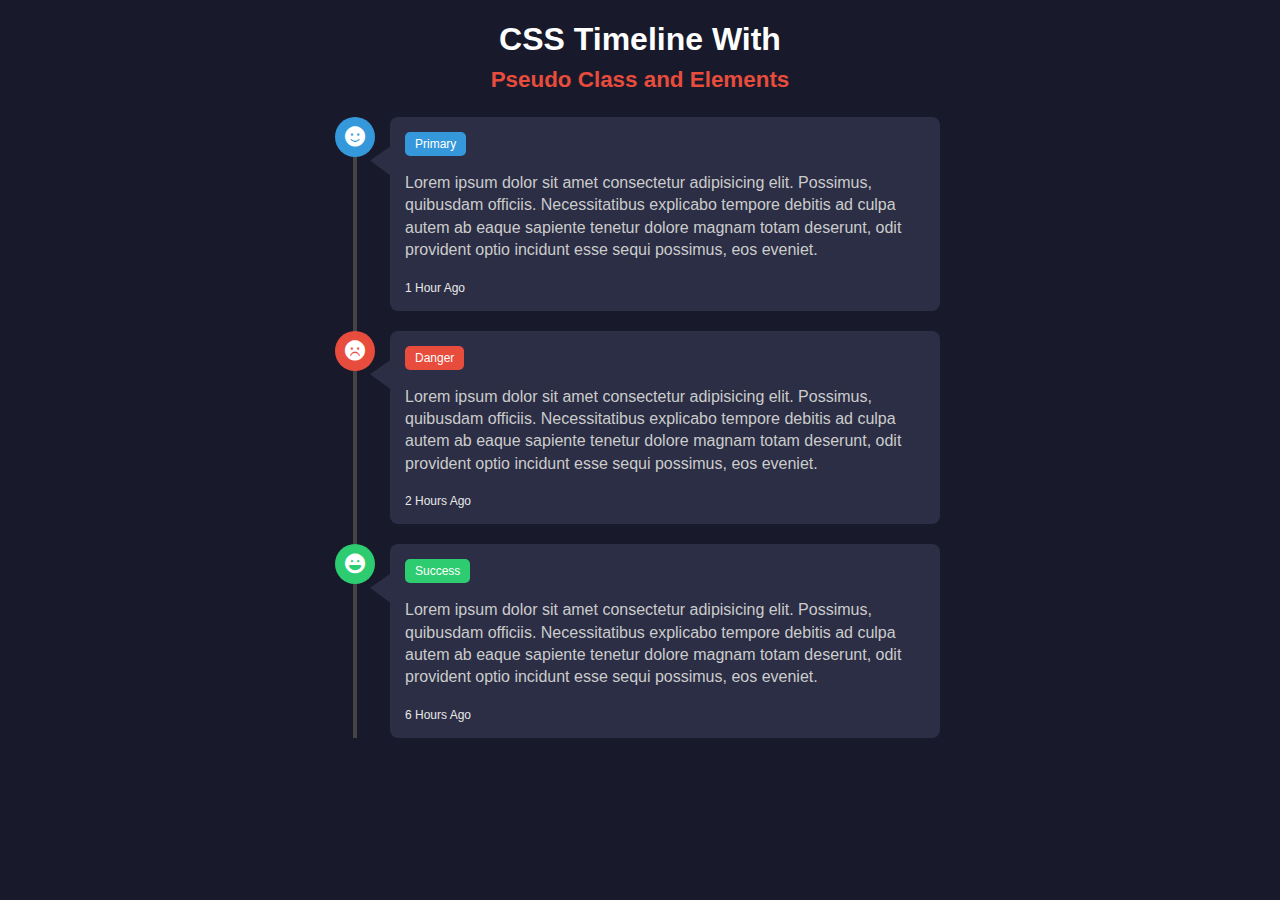
<file: 06-HTML-CSS-PSEUDO-CE/index.html>
<!DOCTYPE html>
<html lang="en">
<head>
    <meta charset="UTF-8">
    <meta name="viewport" content="width=device-width, initial-scale=1.0">
    <title>CSS Timeline</title>
    <link rel="stylesheet" href="./style.css">
    <link rel="stylesheet" href="https://cdnjs.cloudflare.com/ajax/libs/font-awesome/6.4.2/css/all.min.css">

</head>
<body>
       <div class="heading">

            <h1>CSS Timeline With <br>  <span>Pseudo Class and Elements     </span></h1>
        </div>
    <div class="timeline">
     

        <div class="timeline-item primary">
            <div class="timeline-badge"><i class="fas fa-smile"></i></div>
            <div class="timeline-content">
                <span class="tag">Primary</span>
                <p>Lorem ipsum dolor sit amet consectetur adipisicing elit. Possimus, quibusdam officiis. Necessitatibus explicabo tempore debitis ad culpa autem ab eaque sapiente tenetur dolore magnam totam deserunt, odit provident optio incidunt esse sequi possimus, eos eveniet.</p>
                <small>1 Hour Ago</small>
            </div>
        </div>
        <div class="timeline-item danger">
            <div class="timeline-badge"><i class="fas fa-frown"></i></div>
            <div class="timeline-content">
                <span class="tag">Danger</span>
                <p>Lorem ipsum dolor sit amet consectetur adipisicing elit. Possimus, quibusdam officiis. Necessitatibus explicabo tempore debitis ad culpa autem ab eaque sapiente tenetur dolore magnam totam deserunt, odit provident optio incidunt esse sequi possimus, eos eveniet.</p>
                <small>2 Hours Ago</small>
            </div>
        </div>
        <div class="timeline-item success">
            <div class="timeline-badge"><i class="fas fa-laugh"></i></div>
            <div class="timeline-content">
                <span class="tag">Success</span>
                <p>Lorem ipsum dolor sit amet consectetur adipisicing elit. Possimus, quibusdam officiis. Necessitatibus explicabo tempore debitis ad culpa autem ab eaque sapiente tenetur dolore magnam totam deserunt, odit provident optio incidunt esse sequi possimus, eos eveniet.</p>
                <small>6 Hours Ago</small>
            </div>
        </div>
    </div>
</body>
</html>
</file>
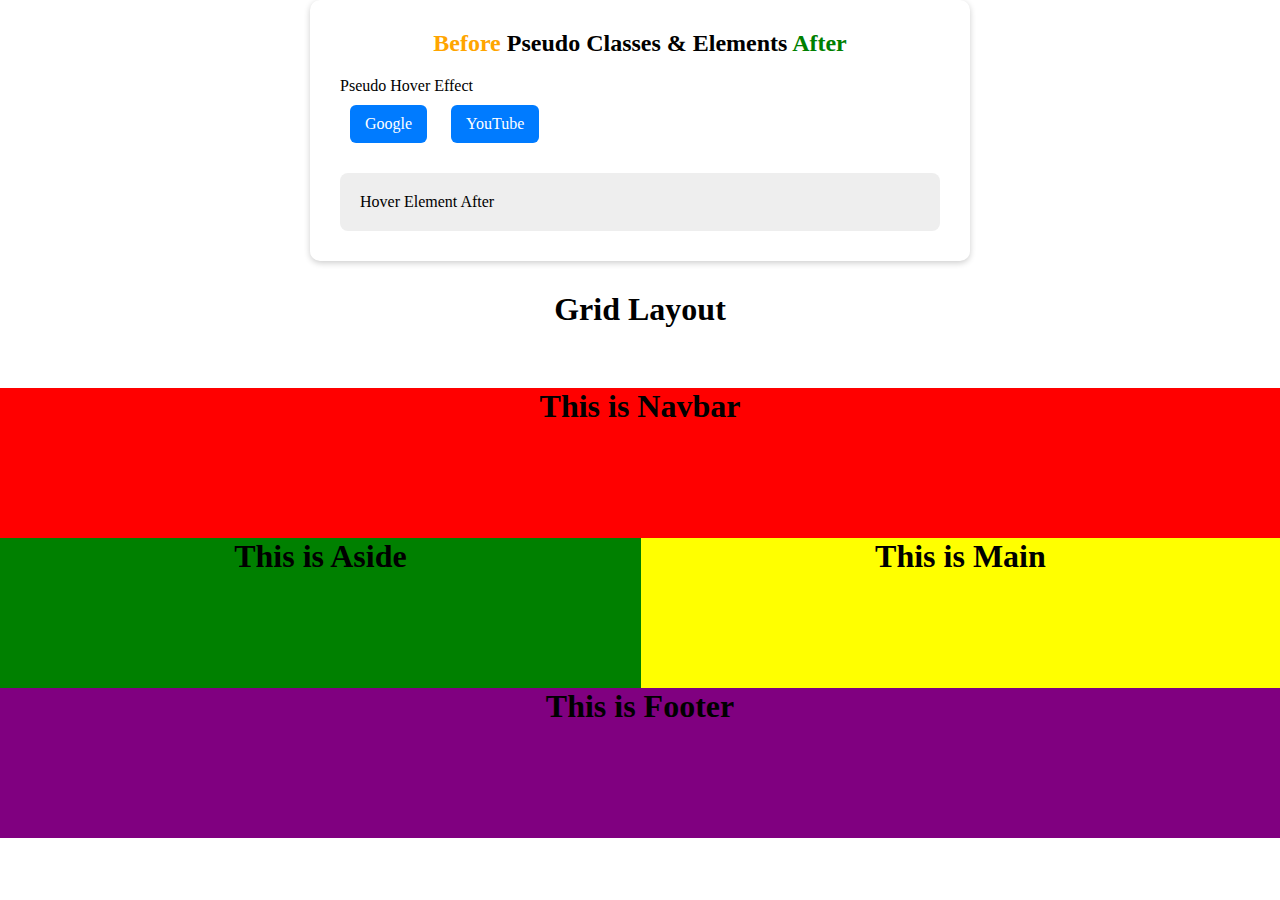
<file: GRID/index.html>
<!DOCTYPE html>
<html lang="en">
<head>
    <meta charset="UTF-8">
    <meta name="viewport" content="width=device-width, initial-scale=1.0">
    <title>Grid</title>

<style>


*{
    margin: 0;
    padding: 0;
}



#pseudo {
      padding: 30px;
      background: #fff;
      border-radius: 10px;
      box-shadow: 0 2px 6px rgba(0,0,0,0.2);
      max-width: 600px;
      margin: auto;
    }

    h2 {
      text-align: center;
      margin-bottom: 20px;
      position: relative;
    }

    /* ::before & ::after demo */
    h2::before {
      content: " Before ";
      color: orange;
    }
    h2::after {
      content: " After ";
      color: green;
    }

    /* link pseudo classes */
    a {
      display: inline-block;
      margin: 10px;
      padding: 10px 15px;
      text-decoration: none;
      border-radius: 6px;
      transition: 0.3s;
    }

    a:link {
      color: white;
      background: #007bff;
    }

    a:visited {
      background: purple;
      color: white;
    }

    a:hover {
      background: #0056b3;
      transform: scale(1.05);
    }

    a:active {
      background: red;
      color: yellow;
    }

    /* hover effect box */
    .hover-box {
      margin-top: 20px;
      padding: 20px;
      background: #eee;
      border-radius: 8px;
      transition: background 0.3s, transform 0.3s;
    }

    .hover-box:hover {
      background: #d1e7dd;
      transform: translateY(-5px);
    }


.hover-box::after {
    content: "After";
}


h1 {
    text-align: center;
}
#grid-container {


padding: 30px 0;

    display: grid;
    grid-template-areas:   
          "navbar navbar"
        "aside main"
        "footer footer";
    ;

    

    


}

.navbar {
grid-area: navbar;
min-height: 150px;

background-color: red;

}

.aside {
    
    grid-area: aside;
    min-height: 150px;
background-color: green;
}

.main {
    
    grid-area: main;
    min-height: 150px;
background-color: yellow;
}

.footer {
    
    grid-area: footer;
    min-height: 150px;

background-color: purple;

}

</style>

</head>
<body>
    

  <section id="pseudo">
    <h2>Pseudo Classes & Elements</h2>

    <p>  Pseudo Hover Effect    </p>
    <a href="https://google.com" target="_blank">Google</a>
    <a href="https://youtube.com" target="_blank">YouTube</a>

    <div class="hover-box">
      Hover Element 
    </div>
  </section>


<h1  style="padding: 30px 0;">Grid Layout</h1>

    <section id="grid-container">

<div class="navbar">  <h1>This is Navbar</h1> </div>

<div class="aside"><h1>This is Aside</h1></div>

<div class="main"> <h1>This is Main</h1> </div>

<div class="footer"> <h1>This is Footer</h1> </div>




    </section>


</body>
</html>
</file>
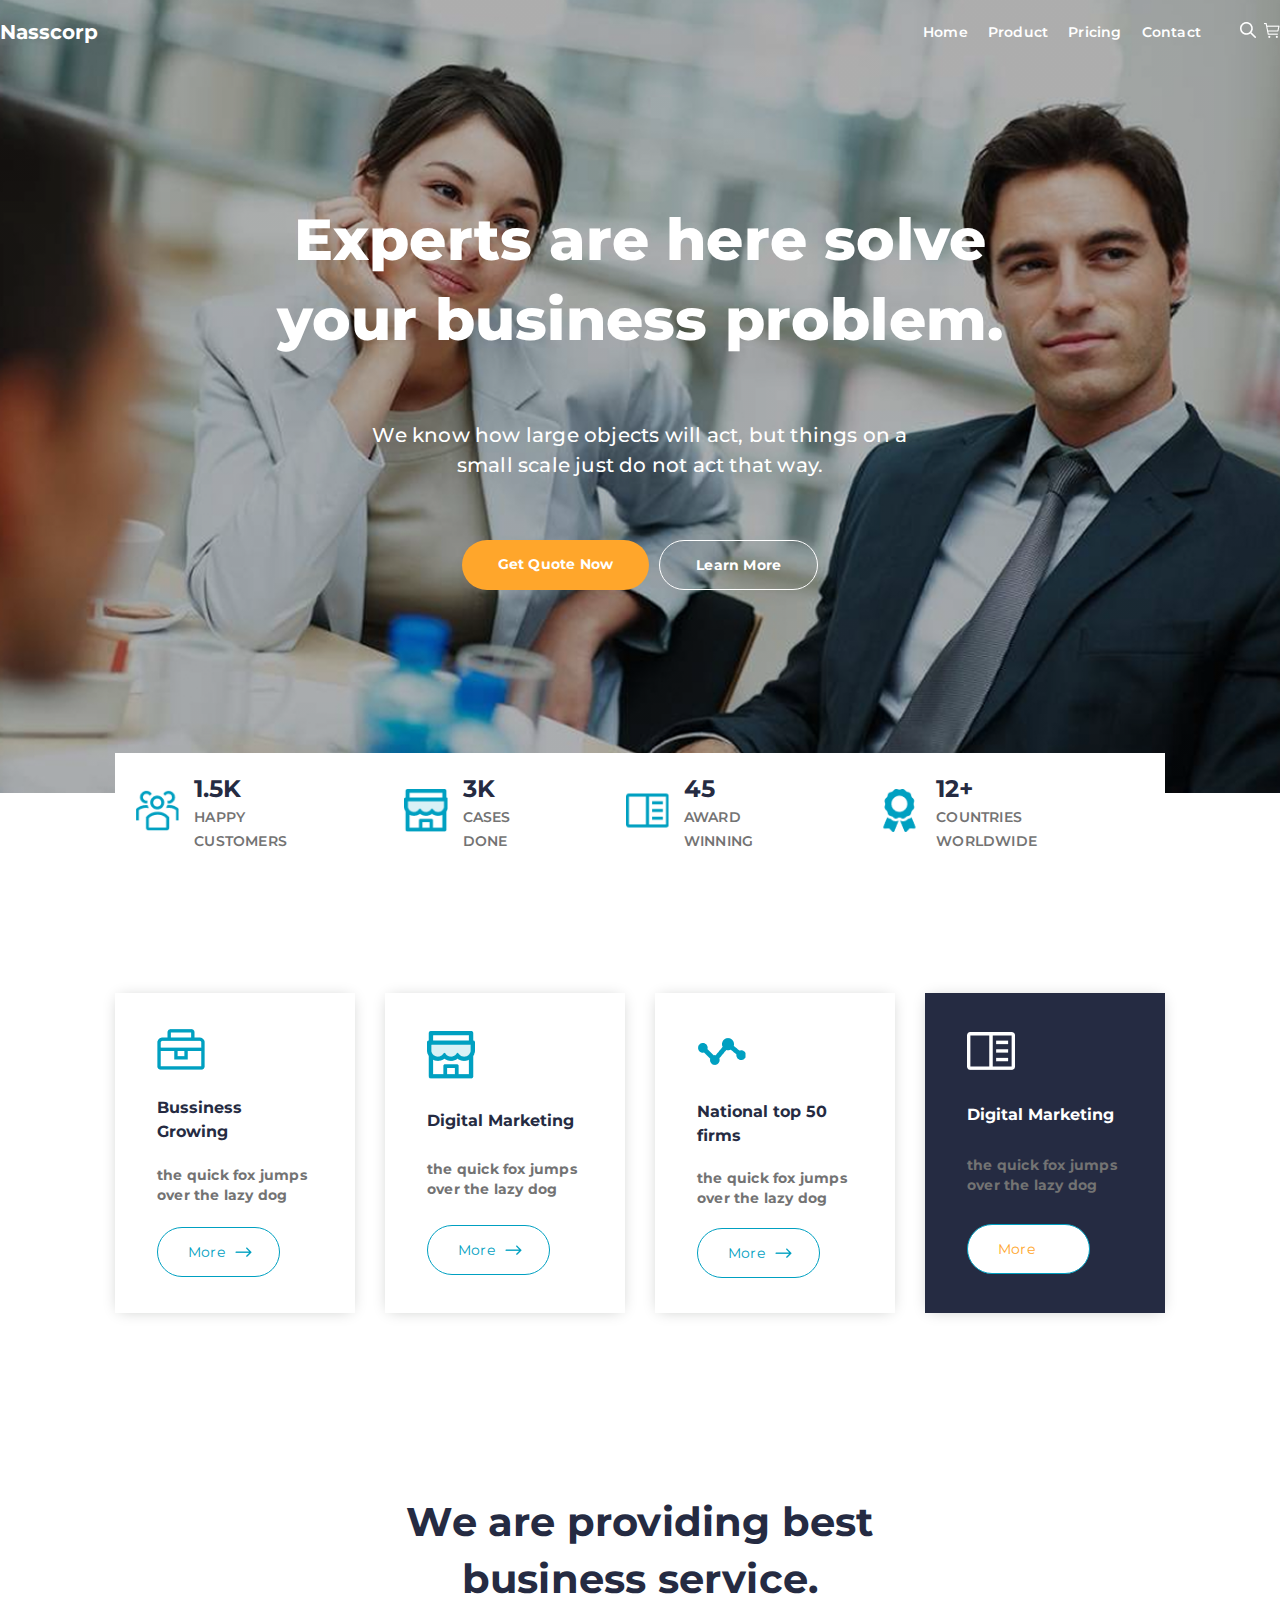
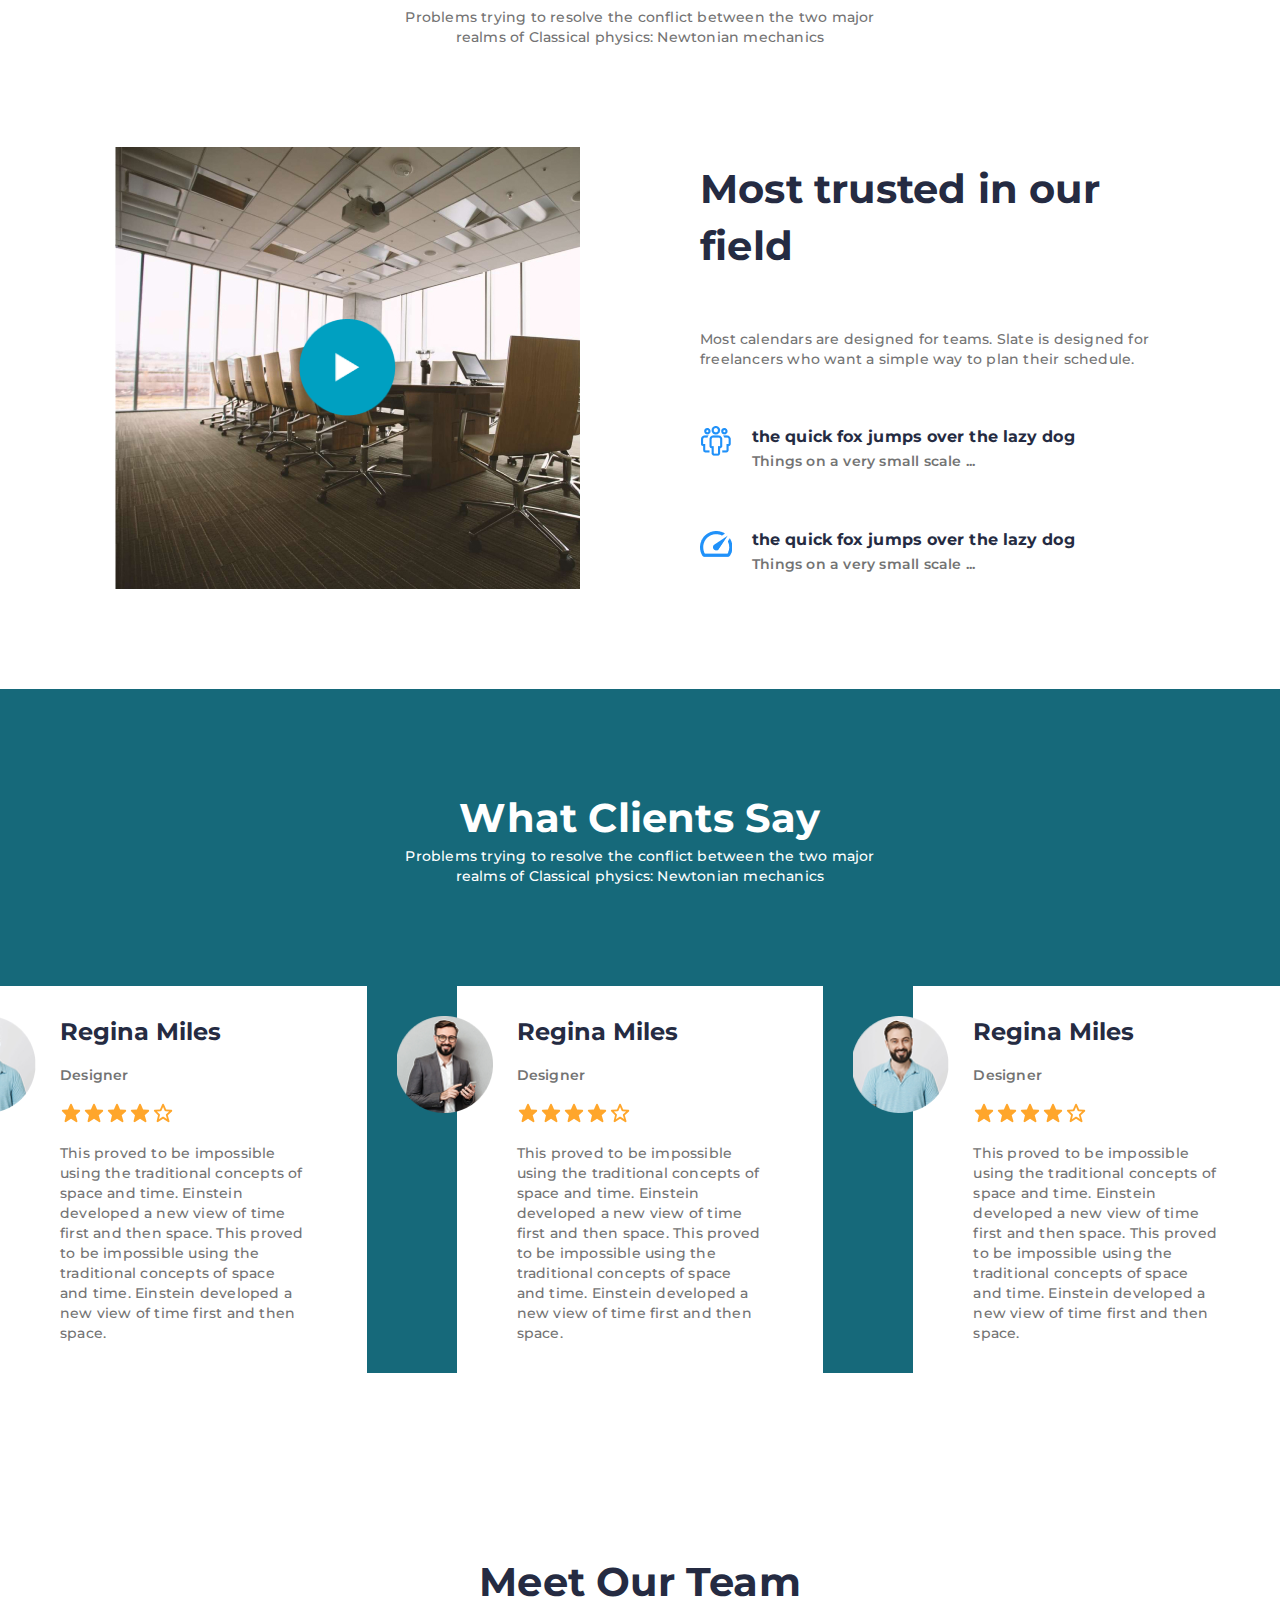
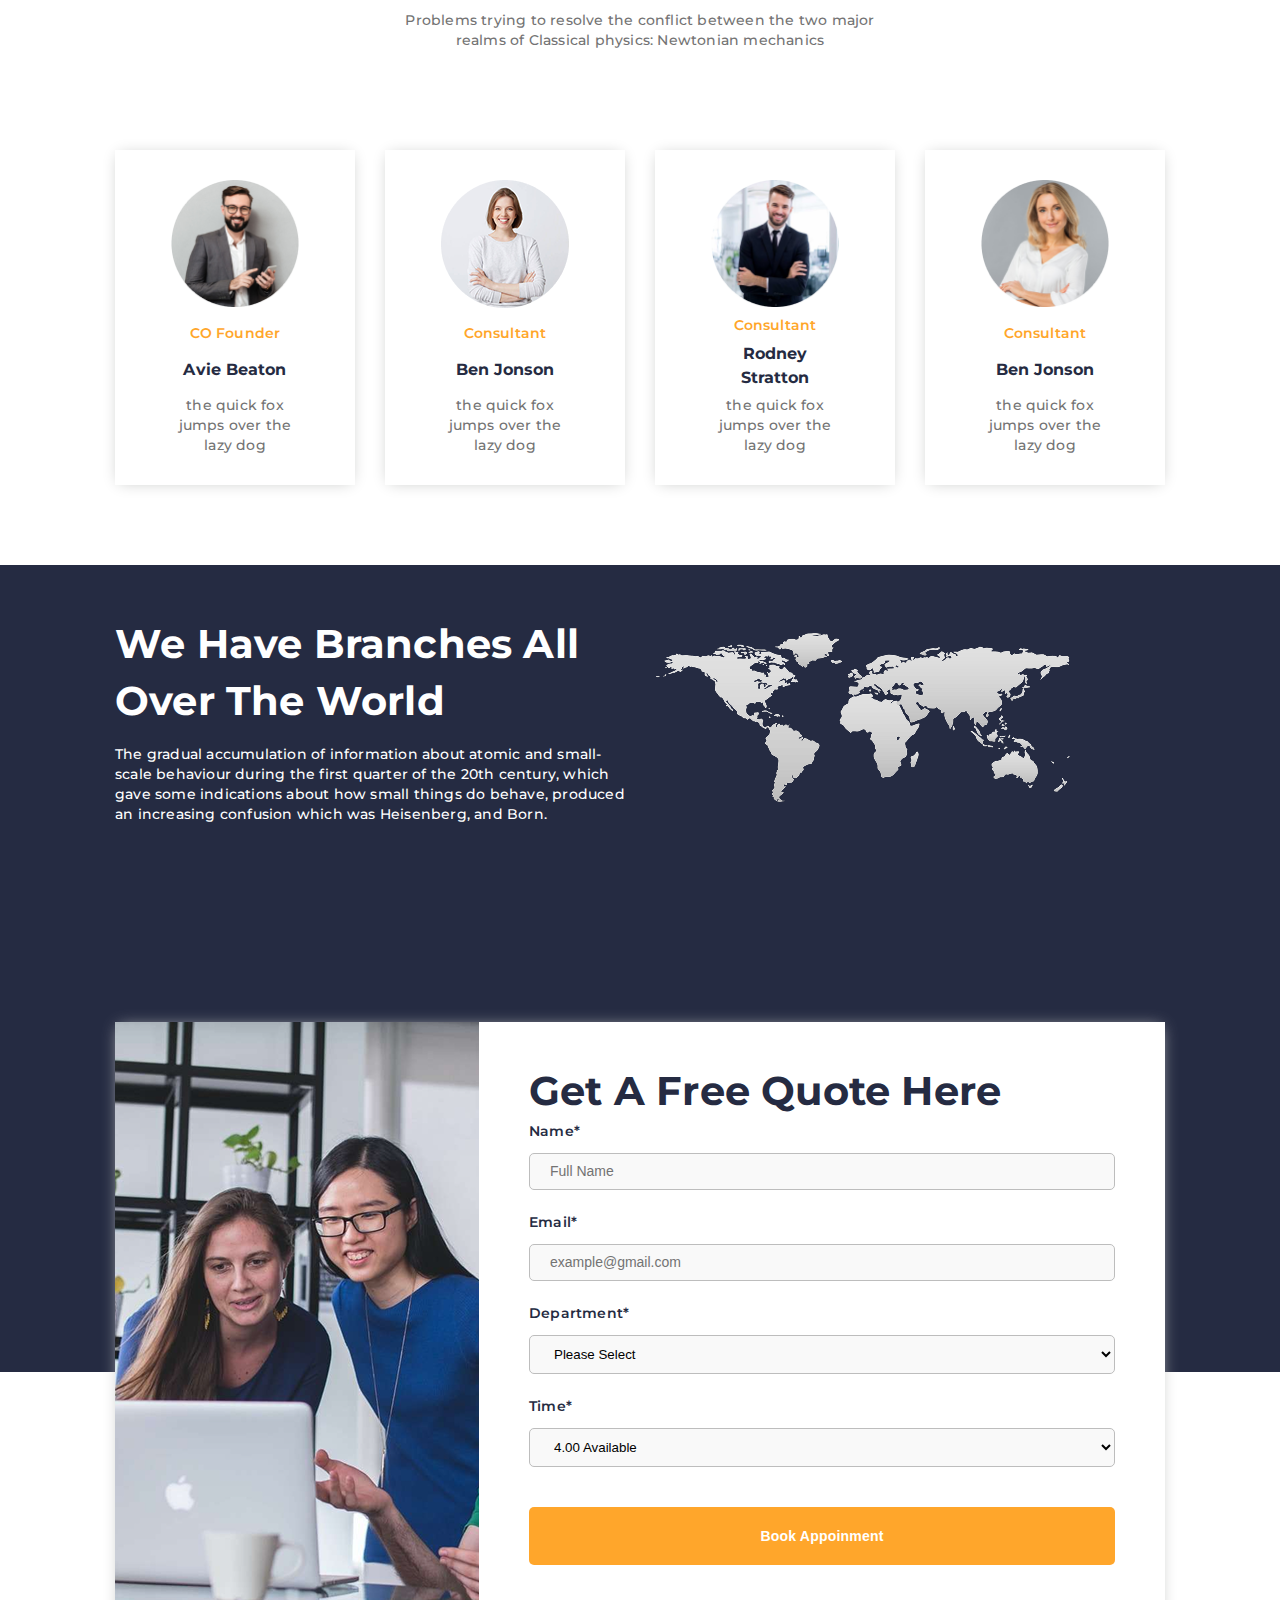
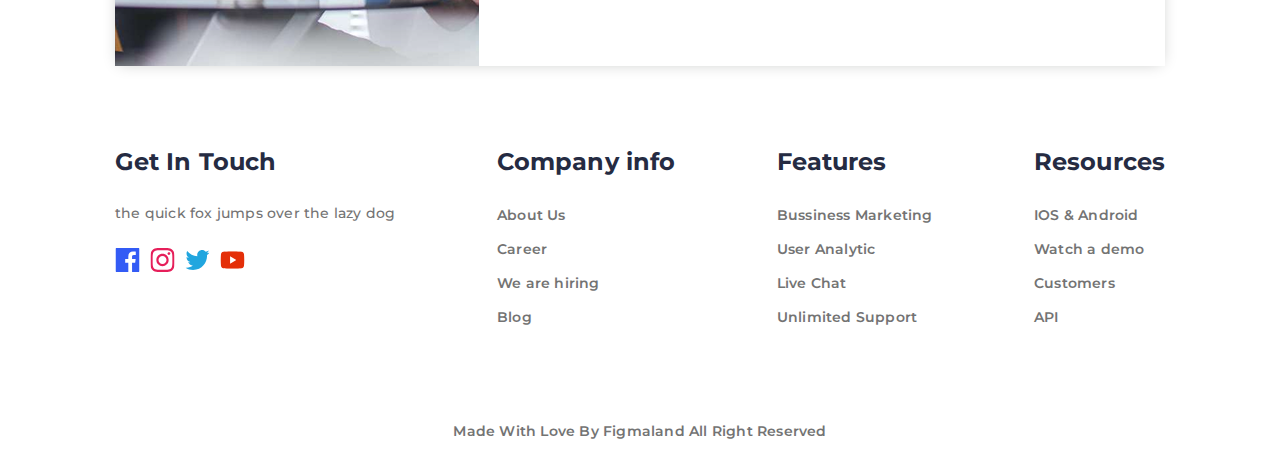
<file: Nasscorp/index.html>
<!DOCTYPE html>
<html lang="en">
<head>
    <meta charset="UTF-8">
    <meta name="viewport" content="width=device-width, initial-scale=1.0">
    <title>Nasscorp</title>
    <link rel="stylesheet" href="./css/style.css">
    <link rel="stylesheet" href="./css/responsive.css">
</head>
<body>
    
<!-- Navbar Start Here -->

<nav>
    <div class="navbar">
        <div class="nav-container">
            
            
            <div class="nav-container-items">
                <div class="logo"> <p>Nasscorp</p> </div>
                
                
<div class="menu">
<div class="menu-item">
    <ul>
    <li> <a href="#">Home</a>  </li>
    <li><a href="#">Product</a></li>
    <li> <a href="#">Pricing</a></li>
    <li> <a href="#">Contact</a></li>
</ul>
<div class="menu-icon">
    <div class="menu-icon-img"> <img src="./images/search.png" alt=""> </div>
    <div class="menu-icon-img"> <img src="./images/cart.png" alt=""> </div>

</div>


</div>
</div>
</div>

</div>


</div>

</nav>

<!-- Navbar End Here -->



<!-- Header Start Here -->


<header>
<div class="fluid-container">




<div id="header-section">





<div class="hero-item">
<h1>Experts are here solve 
your business problem.</h1>
<p>We know how large objects will act, but things on a 
small scale just do not act that way.</p>

<div class="hero-btns">
    <a href="#"> Get Quote Now</a>
    <a class="tra" href="#"> Learn More </a>
</div>


</div>

</div>

</div>

</header>

<!-- Header End Here -->


<!-- Stats Start Here -->

<section id="stats">

<div class="container">
<div class="stats-wrapper">

<!-- stats item 1 -->

    <div class="stats-item">

        <div class="icon">
            <img src="./images/user.png" alt="user">
        </div>
        <div class="info">
            <h5>1.5K</h5>
            <h6>Happy Customers</h6>

        </div>
    </div>


    <!-- stats item 2 -->
    <div class="stats-item">

        <div class="icon">
            <img src="./images/3k.png" alt="user">
        </div>
        <div class="info">
            <h5>3K</h5>
            <h6>Cases Done </h6>

        </div>
    </div>

<!-- stats item 3 -->
        <div class="stats-item">

        <div class="icon">
            <img src="./images/45.png" alt="45award">
        </div>
        <div class="info">
            <h5>45</h5>
            <h6>Award Winning</h6>

        </div>
    </div>

<!-- stats item 4 -->
        <div class="stats-item">

        <div class="icon">
            <img src="./images/12+.png " alt="12countries">
        </div>
        <div class="info">
            <h5>12+</h5>
            <h6>Countries Worldwide</h6>

        </div>
    </div>


</div>

</div>

</section>

<!-- Stats End Here -->


<!-- Features Start Here -->


<section id="features">

<div class="container">

    <div class="features-wrapper">
        <!-- Feature Item 1 -->
        <div class="feature-item">

<div class="fe-img">
    <img src="./images/bs-gr.png" alt="">
</div>


<h6>Bussiness Growing</h6>
<p>the quick fox jumps 
over the lazy dog</p>


<div class="more-btn">    
    <a href="#">More </a> <img src="./images/icn arrow-right .icn-xs.png" alt="">
</div>


</div>
        <!-- Feature Item 2 -->
        <div class="feature-item">

<div class="fe-img">
    <img src="./images/ant-design_shop-twotone.png" alt="dm">
</div>


<h6>Digital Marketing</h6>
<p>the quick fox jumps 
over the lazy dog</p>


<div class="more-btn">    
    <a href="#">More </a> <img src="./images/icn arrow-right .icn-xs.png" alt="">
</div>


</div>
        <!-- Feature Item 3-->
        <div class="feature-item">

<div class="fe-img">
    <img src="./images/50firms.png" alt="50f">
</div>


<h6>National top 50 firms</h6>
<p>the quick fox jumps 
over the lazy dog</p>


<div class="more-btn">    
    <a href="#">More </a> <img src="./images/icn arrow-right .icn-xs.png" alt="">
</div>


</div>
        <!-- Feature Item 4 -->
        <div class="feature-item fblack">

<div class="fe-img">
    <img src="./images/carbon_notebook.png" alt="">
</div>


<h6>Digital Marketing</h6>
<p>the quick fox jumps 
over the lazy dog</p>


<div class="more-btn">    
    <a href="#">More </a>
</div>


</div>



    </div>

</div>

</section>


<!-- Features End Here -->



<!-- Bussiness Service Start Here -->


<section id="bussiness-service">

<div class="container">

<div class="bussiness-service-wrapper">

<div class="top-heading">


<div class="top-heading-content">
    <h2>
    We are providing best 
business service.
</h2>

<p>Problems trying to resolve the conflict between the two major realms 
of Classical physics: Newtonian mechanics </p>
</div>

</div>

<div class="bussiness-service-content">

<div class="bsc-img">

    <!-- <img src="./images/bs-cover.jpg" alt="bs-cover"> -->

    <div class="bsii">
        <img src="./images/pb.png" alt="">
    </div>
</div>

<div class="bsc-txt">

<h2>Most trusted in 
our field</h2>

<p>Most calendars are designed for teams. Slate 
is designed for freelancers who want a 
simple way to plan their schedule.</p>

<div class="bsc-txt-it">
    <div class="bsc-txt-it-img"> <img src="./images/user-blue.png" alt=""></div>
<div class="bsc-txt-it-txt">
    <h6>the quick fox jumps over the lazy 
dog </h6>
<p>Things on a very small scale ...</p>
</div>

</div>

<div class="bsc-txt-it">
    <div class="bsc-txt-it-img"> <img src="./images/meter.png" alt=""></div>
<div class="bsc-txt-it-txt">
    <h6>the quick fox jumps over the lazy 
dog </h6>
<p>Things on a very small scale ...</p>
</div>

</div>




</div>



    


</div>

</div>


</div>



</section>

<!-- Bussiness Service End Here -->


<!-- Testimonial Section Start Here -->

<section id="testimonial">

    <div class="container">

        <div class="top-heading">


<div class="top-heading-content">
    <h2>
 What Clients Say
</h2>

<p>Problems trying to resolve the conflict between 
the two major realms of Classical physics: Newtonian mechanics  </p>
</div>

</div>
    </div>



    <div class="fluid-container">


        <div class="testimonial-wrapper">

            

            <div class="testimonial-items">
<!-- Testimonial Item 1 -->
                    <div class="testimonial-item">
                <h4>Regina Miles</h4>
                <h5>Designer</h5>
                <div class="stars">
                    <div class="fill-star"><img src="./images/fillstar.svg" alt="fillstar"></div>
                    <div class="fill-star"><img src="./images/fillstar.svg" alt="fillstar"></div>
                    <div class="fill-star"><img src="./images/fillstar.svg" alt="fillstar"></div>
                    <div class="fill-star"><img src="./images/fillstar.svg" alt="fillstar"></div>

                    <div class="nofill-star"> <img src="./images/nofill-star.svg" alt="nofillstar"></div>

                </div>
<p>
    This proved to be impossible using the traditional 
concepts of space and time. Einstein developed a 
new view of time first and then space. This proved 
to be impossible using the traditional concepts of 
space and time. Einstein developed a new view 
of time first and then space.
</p>
<div class="avatar">
    <img src="./images/avatar1.png" alt="avatar">
</div>

                    </div>
<!-- Testimonial Item 2 -->
                    <div class="testimonial-item">
                <h4>Regina Miles</h4>
                <h5>Designer</h5>
                <div class="stars">
                    <div class="fill-star"><img src="./images/fillstar.svg" alt="fillstar"></div>
                    <div class="fill-star"><img src="./images/fillstar.svg" alt="fillstar"></div>
                    <div class="fill-star"><img src="./images/fillstar.svg" alt="fillstar"></div>
                    <div class="fill-star"><img src="./images/fillstar.svg" alt="fillstar"></div>

                    <div class="nofill-star"> <img src="./images/nofill-star.svg" alt="nofillstar"></div>

                </div>
<p>
    This proved to be impossible using the traditional 
concepts of space and time. Einstein developed a 
new view of time first and then space. This proved 
to be impossible using the traditional concepts of 
space and time. Einstein developed a new view 
of time first and then space.
</p>
<div class="avatar">
    <img src="./images/avatar2.png" alt="avatar">
</div>

                    </div>
<!-- Testimonial Item 3 -->
                    <div class="testimonial-item">
                <h4>Regina Miles</h4>
                <h5>Designer</h5>
                <div class="stars">
                    <div class="fill-star"><img src="./images/fillstar.svg" alt="fillstar"></div>
                    <div class="fill-star"><img src="./images/fillstar.svg" alt="fillstar"></div>
                    <div class="fill-star"><img src="./images/fillstar.svg" alt="fillstar"></div>
                    <div class="fill-star"><img src="./images/fillstar.svg" alt="fillstar"></div>

                    <div class="nofill-star"> <img src="./images/nofill-star.svg" alt="nofillstar"></div>

                </div>
<p>
    This proved to be impossible using the traditional 
concepts of space and time. Einstein developed a 
new view of time first and then space. This proved 
to be impossible using the traditional concepts of 
space and time. Einstein developed a new view 
of time first and then space.
</p>
<div class="avatar">
    <img src="./images/avatar1.png" alt="avatar">
</div>

                    </div>




            </div>



        </div>
    </div>




</section>

<!-- Testimonial Section End Here-->


<!-- Team Start Here  -->


<section id="team">
<div class="container">

<div class="top-heading">


<div class="top-heading-content">
    <h2>
   Meet Our Team
</h2>

<p>Problems trying to resolve the conflict between 
the two major realms of Classical physics: Newtonian mechanics </p>
</div>

</div>

<div class="team-wrapper">


<!-- Team Person 1 -->
<div class="team-person">
    <div class="team-avatar">
        <img src="./images/team1.png" alt="avatar">
    </div>
<h5>CO Founder</h5>
<h4>Avie Beaton</h4>
<p>the quick fox jumps 
over the lazy dog</p>

    
</div>


<!-- Team Person 2 -->
<div class="team-person">
    <div class="team-avatar">
        <img src="./images/team2.png" alt="avatar">
    </div>
<h5>Consultant</h5>
<h4>Ben Jonson</h4>
<p>the quick fox jumps 
over the lazy dog</p>

    
</div>


<!-- Team Person 3 -->
<div class="team-person">
    <div class="team-avatar">
        <img src="./images/team3.png" alt="avatar">
    </div>
<h5>Consultant</h5>
<h4>Rodney Stratton</h4>
<p>the quick fox jumps 
over the lazy dog</p>

    
</div>


<!-- Team Person 4 -->
<div class="team-person">
    <div class="team-avatar">
        <img src="./images/team4.png" alt="avatar">
    </div>
<h5>Consultant</h5>
<h4>Ben Jonson</h4>
<p>the quick fox jumps 
over the lazy dog</p>

    
</div>



</div>



</div>


</section>

<!-- Team End Here  -->


<!-- Branch Start Here -->

<section id="branch">

    <div class="container">

<div class="branch-wrapper">

<div class="branch-info">
<h2>We Have Branches All 
Over The World</h2>
<p>The gradual accumulation of information about atomic and 
small-scale behaviour during the first quarter of the 20th 
century, which gave some indications about how small things 
do behave, produced an increasing confusion which was 
Heisenberg, and Born.</p>

</div>

<div class="branch-img">
<img src="./images/map.png" alt="map">
</div>


</div>

    </div>

</section>

<!-- Branch End Here -->



<!-- Contact Form Start Here -->

<div id="contact-form">

<div class="container">

<div class="contact-form-wrapper">


    <div class="form-img">
<img src="./images/contact.png" alt="contact">

    </div>

<div class="form-info">

    <form >

        <h2>Get A Free Quote Here</h2>


<div class="input-grps">

<div class="input-grp">
    <label for="name">Name*</label>
    <input type="text" placeholder="Full Name">
</div>

<div class="input-grp">
    <label for="email">Email*</label>
    <input type="email" placeholder="example@gmail.com">
</div>

<div class="input-grp">
    <label for="dept">Department*</label>
    <select name="dept" id="dept">
        <option value="" disabled selected>Please Select</option>
        <option value="cs">Computer Science</option>
        <option value="eng">Engineering</option>
        <option value="math">Mathematics</option>
    </select>
</div>


<div class="input-grp">
    <label for="time">Time*</label>
    <select name="time" id="time">
        <option value="" disabled selected>4.00 Available</option>
        <option value="" >6.00 Available</option>
        <option value="" >8.00 Available</option>
        <option value="" >9.00 Available</option>
      
    </select>
</div>

</div>


<button>  <a href="#">Book Appoinment</a></button>

    </form>
</div>

</div>

</div>

</div>
<!-- Contact Form End Here -->



<footer>
<div class="container">
<div class="footer-wrapper">

<div class="footer-items">
<!-- Footer Item -1  -->
    <div class="footer-item">
        <h3>Get In Touch</h3>
        <p>the quick fox jumps over the 
lazy dog</p>



<div class="socials">
    <div class="icon"> <img src="./images/ant-design_facebook-filled.svg" alt="social_icon"></div>
    <div class="icon"> <img src="./images/ant-design_instagram-outlined.svg" alt="social_icon"></div>
    <div class="icon"> <img src="./images//ant-design_twitter-outlined.svg" alt="social_icon"></div>
    <div class="icon"> <img src="./images/carbon_logo-youtube.svg" alt="social_icon"></div>
</div>
    </div>

<!-- Footer Item -2  -->
    <div class="footer-item">
        <h3>Company info</h3>
   
            <ul>
             <li><a href="#">About Us</a></li>
             <li><a href="#">Career</a></li>
             <li><a href="#">We are hiring</a></li>
             <li><a href="#">Blog</a></li>
            </ul>


    </div>


<!-- Footer Item -3  -->
    <div class="footer-item">
        <h3>Features</h3>
   
            <ul>
             <li><a href="#">Bussiness Marketing</a></li>
             <li><a href="#">User Analytic</a></li>
             <li><a href="#">Live Chat</a></li>
             <li><a href="#">Unlimited Support</a></li>
        
            </ul>


    </div>



<!-- Footer Item -4  -->
    <div class="footer-item">
        <h3>Resources</h3>
   
            <ul>
             <li><a href="#">IOS & Android</a></li>
             <li><a href="#">Watch a demo</a></li>
             <li><a href="#">Customers</a></li>
             <li><a href="#">API</a></li>
        
            </ul>


    </div>

</div>




<div class="copyright">
    <p>Made With Love By Figmaland All Right Reserved </p>
</div>
</div>

</div>

</footer>


</body>
</html>
</file>
<file: 06-HTML-CSS-PSEUDO-CE/style.css>
body {
    background-color: #181a2b;
    
    font-family: Arial, sans-serif;
}
.heading{
    text-align: center;
    
    color: #fff;
    
}

.heading span {

font-size: 0.7em;
color: #e74c3c;
}


p{
    color: #ccc;
    line-height: 1.4rem;
}

small {
    color: #e9e8e8;
    font-size: 12px;
}

.timeline {
    position: relative;
    max-width: 600px;
    margin: auto;
}
.timeline::before {
    content: '';
    position: absolute;
    width: 4px;
    background-color: #444;
    top: 0;
    bottom: 0;
    left: 15px;
    margin-left: -2px;
}
.timeline-item {
    position: relative;
    margin: 20px 0;
    padding-left: 50px;
}

.timeline-content::before{
    content: '';
    position: absolute;
    width: 30px;
    height:30px;
    clip-path: polygon(100% 0, 30% 49%, 100% 100%);
    background-color: #2b2e44;
    top: 15%;
    bottom: 20px;
    left: -29px;
    
}

.timeline-content {
    background: #2b2e44;
    padding: 15px;
    border-radius: 8px;
    position: relative;
    
}

.timeline-badge {
    position: absolute;
    left: -5px;
    top: 0;
    z-index: 999;
    width: 40px;
    height: 40px;
    border-radius: 50%;
    display: flex;
    align-items: center;
    justify-content: center;
    font-size: 20px;
    color: white;

}
.primary .timeline-badge {
    background: #3498db;
}
.danger .timeline-badge {
    background: #e74c3c;
}
.success .timeline-badge {
    background: #2ecc71;
}
.tag {
    display: inline-block;
    padding: 5px 10px;
    border-radius: 5px;
    font-size: 12px;
    color: #fff;
}
.primary .tag {
    background: #3498db;
}
.danger .tag {
    background: #e74c3c;
}
.success .tag {
    background: #2ecc71;
}
</file>
<file: Nasscorp/css/style.css>
/* ============ Common CSS Start Here ============ */

@import url("https://fonts.googleapis.com/css2?family=Montserrat:ital,wght@0,100..900;1,100..900&display=swap");

:root {
  --secondery-text-color: #737373;
  --primary-color: #ffa62b;
  --secondery-color-1: #00a0c1;
  --secondery-color-2: #16697a;
  --text-color: #252b42;
  --light-text-color: #ffffff;
  --dark-background-color: #252b42;
  --light-background-color: #ffffff;
  --hover-color: #2a7cc7;
  --disabled-element-color: #8ec2f2;
}

* {
  margin: 0;
  padding: 0;
  box-sizing: border-box;
}

body {
  font-family: "Montserrat", sans-serif;
}

.fluid-container {
  width: 100%;
}

.container {
  max-width: 1050px;
  margin: 0 auto;
}

.nav-container {
  max-width: 1322px;
  margin: 0 auto;

  height: 60px;
}

button {
  border: none;
  outline: none;
}

ul,
li {
  list-style: none;
}

a {
  text-decoration: none;
}


input{
 
  outline: none;
}

/* ============ Common End Here ============ */


/* ============ Navbar Start Here ============ */

nav {
  padding: 20px 0;
  width: 100%;
  position: absolute;
  top: 0;
  left: 0;
}

.nav-container-items {
  display: flex;
  align-items: center;
  justify-content: space-between;
}
.nav-container-items .logo p {
  font-size: 20px;
  font-weight: 700;
  color: var(--light-text-color);
}
.nav-container-items .menu {
}
.nav-container-items .nav-container-items {
  display: flex;
  align-items: center;
  justify-content: space-between;
}

.nav-container-items .menu .menu-item {
  display: flex;
  gap: 39px;
  align-items: center;
}
.nav-container-items .menu .menu-item ul {
  display: flex;
  gap: 20px;
}

.nav-container-items .menu .menu-item ul li a {
  font-weight: 600;
  font-size: 14px;
  line-height: 24px;

  text-align: center;
  letter-spacing: 0.2px;

  color: var(--light-text-color);
}

.nav-container-items .menu .menu-item .menu-icon {
  display: flex;
  gap: 4px;
  /* position: relative;
    top: 5px; */

  display: flex;
  justify-content: center;
  align-items: center;
}



/* ============ Navbar End Here ============ */

/* ============ Header Start Here ============ */

header {
  background-image: linear-gradient(
      to bottom,
      rgba(0, 0, 0, 0.3),
      rgba(0, 0, 0, 0.3)
    ),
    url("../images/cover.jpg");
  min-height: 793px;
  background-repeat: no-repeat;
  background-size: cover;
  background-position: center;

  padding: 200px 0;
}

#header-section .hero-item {
  display: flex;
  flex-direction: column;
  justify-content: center;
  align-items: center;
  gap: 60px;
}

#header-section .hero-item h1 {
  max-width: 727px;
  font-weight: 800;
  font-size: 58px;
  line-height: 80px;

  text-align: center;
  letter-spacing: 0.2px;

  color: var(--light-text-color);
}

#header-section .hero-item p {
  max-width: 539px;
  font-weight: 500;
  font-size: 20px;
  line-height: 30px;
  text-align: center;
  letter-spacing: 0.2px;

  color: var(--light-text-color);
}

#header-section .hero-item .hero-btns {
  display: flex;
  gap: 10px;
}

#header-section .hero-item .hero-btns a {
  display: inline-block;
  padding: 10px 36px;
  gap: 10px;
  background: var(--primary-color);
  border-radius: 37px;

  font-weight: 700;
  font-size: 14px;
  line-height: 28px;

  text-align: center;
  letter-spacing: 0.2px;

  color: var(--light-text-color);
  transition:all 0.5s ease-in-out;
}


#header-section .hero-item .hero-btns a:hover{
    background-color: var(--hover-color);
     transition:all 0.5s ease-in-out;
   
}

#header-section .hero-item .hero-btns a.tra {
  background: transparent;
  border: 1px solid var(--light-text-color);
}


#header-section .hero-item .hero-btns a.tra:hover{
     background-color: var(--primary-color);
    
     transition:all 0.5s ease-in-out;
}

/* ============ Header End Here ============ */

/* ============ Stats Start Here ============ */


#stats {
    position: relative;
    top: -40px;
}

#stats .stats-wrapper {
padding-bottom: 80px;
    display: flex;
   
    justify-content: space-around;
    align-items: center;

    background: var(--light-background-color);


}
#stats .stats-wrapper .stats-item {
display: flex;
gap: 15px;
align-items: center;

    /* max-width: 238px; */
    padding: 20px 53px 20px 20px ;
}
#stats .stats-wrapper .stats-item .icon {
  height: 48px;
  width: 48px;
}
#stats .stats-wrapper .stats-item .icon img {
  width: 100%;
}


#stats .stats-wrapper .stats-item .info {

}
#stats .stats-wrapper .stats-item .info h5 {
  font-weight: 700;
  font-size: 24px;
  line-height: 32px;

  letter-spacing: 0.1px;

  color: var(--text-color);
}
#stats .stats-wrapper .stats-item .info h6 {
  font-weight: 600;
  font-size: 14px;
  line-height: 24px;
  letter-spacing: 0.2px;

  color: var(--secondery-text-color);
  text-transform: uppercase;
}



/* ============ Stats End Here ============ */


/* ============ Feature Start Here ============ */


#features {
padding-bottom: 80px;
}
#features .features-wrapper{

  display: flex;

align-items: flex-start;
padding: 0px;
gap: 30px;




}
#features .features-wrapper .feature-item{ 
min-height: 320px;
  padding: 35px 40px 35px 42px;

  box-shadow: 0px 1px 15px -4px #c0c2c0;

display: flex;
flex-direction: column;

justify-content: space-around;
gap: 20px;


}



#features .features-wrapper .feature-item .fe-img{ }
#features .features-wrapper .feature-item h6{ 


font-size: 16px;
line-height: 24px;
color: var(--text-color);


}

#features .features-wrapper .feature-item p{ 

font-weight: 700;
font-size: 14px;
line-height: 20px;

letter-spacing: 0.2px;
color: var(--secondery-text-color);

}


#features .features-wrapper .feature-item .more-btn {



display: flex;
flex-direction: row;
align-items: center;
padding: 10px 30px;
gap: 10px;

width: 123px;

border: 1px solid var(--secondery-color-1);
border-radius: 37px;




}

#features .features-wrapper .feature-item .more-btn a{ 
display: inline-block;




font-size: 14px;
line-height: 28px;
letter-spacing: 0.2px;


color: var(--secondery-color-1);



}



#features .features-wrapper .feature-item.fblack {


background:var(--text-color);

}



#features .features-wrapper .feature-item.fblack h6, p{


color:var(--light-text-color);

}


#features .features-wrapper .feature-item.fblack .more-btn {
  background: var(--light-background-color);
  
}
#features .features-wrapper .feature-item.fblack .more-btn a {
color: var(--primary-color);
}



/* ============ Feature End Here ============ */




/* Bussiness Service Start Here */

#bussiness-service {
padding-bottom: 100px;

}
#bussiness-service .bussiness-service-wrapper{}
 .top-heading {
padding: 100px 0;
display: flex;
justify-content: center;
align-items: center;

}


 .top-heading .top-heading-content {
 max-width: 511px;
          text-align: center;

}

 .top-heading h2{

font-weight: 700;
font-size: 40px;
line-height: 57px;

text-align: center;
letter-spacing: 0.2px;

color: var(--text-color);

/* max-width: 480px ; */

display: flex;
justify-content: center;
align-items: center;

}
 .top-heading p{


font-weight: 500;
font-size: 14px;
line-height: 20px;

text-align: center;
letter-spacing: 0.2px;


color: var(--secondery-text-color);




}



#bussiness-service .bussiness-service-wrapper .bussiness-service-content {

  display: flex;
  /* align-items: center; */
  gap: 120px;
  

}
#bussiness-service .bussiness-service-wrapper .bussiness-service-content .bsc-img {
  height: 442px;
  width: 600px;
  background: url('../images/bs-cover.jpg');
  flex: 1;

  display: flex;
  justify-content: center;
  align-items: center;
}

#bussiness-service .bussiness-service-wrapper .bussiness-service-content .bsc-img .bsii {
  height: 98px;
  width: 97px;
  
}

#bussiness-service .bussiness-service-wrapper .bussiness-service-content .bsc-img img{
  width: 100%;
}

#bussiness-service .bussiness-service-wrapper .bussiness-service-content .bsc-txt {
flex: 1;


display: flex;
flex-direction: column;
gap: 30px;
justify-content: space-around;

}

#bussiness-service .bussiness-service-wrapper .bussiness-service-content .bsc-txt h2{



font-weight: 700;
font-size: 40px;
line-height: 57px;

letter-spacing: 0.2px;


color: var(--text-color);

}


#bussiness-service .bussiness-service-wrapper .bussiness-service-content .bsc-txt p{

font-weight: 500;
font-size: 14px;
line-height: 20px;
color: var(--secondery-text-color);
letter-spacing: 0.2px;







}


#bussiness-service .bussiness-service-wrapper .bussiness-service-content .bsc-txt .bsc-txt-it{
  display: flex;
  gap:20px ;
}

#bussiness-service .bussiness-service-wrapper .bussiness-service-content .bsc-txt .bsc-txt-it .bsc-txt-it-img{}

#bussiness-service .bussiness-service-wrapper .bussiness-service-content .bsc-txt .bsc-txt-it .bsc-txt-it-txt{}

#bussiness-service .bussiness-service-wrapper .bussiness-service-content .bsc-txt .bsc-txt-it .bsc-txt-it-txt h6{

font-weight: 700;
font-size: 16px;
line-height: 24px;
color: var(--text-color);
letter-spacing: 0.1px;

}



#bussiness-service .bussiness-service-wrapper .bussiness-service-content .bsc-txt .bsc-txt-it .bsc-txt-it-txt p{

font-weight: 600;
font-size: 14px;
line-height: 24px;
color: var(--secondery-text-color);
letter-spacing: 0.2px;


}


/* Bussiness Service End Here */



/* ================= Testimonial Start Here================= */

#testimonial {

  background: var(--secondery-color-2);
  min-height: 200px;
  
}

#testimonial .top-heading h2, #testimonial .top-heading p{
  color: var(--light-text-color);

}


#testimonial .testimonial-wrapper{}
#testimonial .testimonial-wrapper .testimonial-items{

display: flex;
justify-content: space-between;
gap: 90px;

}
#testimonial .testimonial-wrapper .testimonial-items .testimonial-item{
  display: flex;
  flex-direction: column;
  gap: 15px;
padding: 30px 60px;
background: var(--light-background-color);
max-width: 489px;

position: relative;

}
#testimonial .testimonial-wrapper .testimonial-items .testimonial-item h4{
 
color: var(--text-color);
font-weight: 700;
font-size: 24px;
line-height: 32px;

 


}
#testimonial .testimonial-wrapper .testimonial-items .testimonial-item h5{


font-weight: 600;
font-size: 14px;
line-height: 24px;

letter-spacing: 0.2px;
color: var(--secondery-text-color);




}
#testimonial .testimonial-wrapper .testimonial-items .testimonial-item .stars{
  display: flex;
}
#testimonial .testimonial-wrapper .testimonial-items .testimonial-item .stars .fill-star{}
#testimonial .testimonial-wrapper .testimonial-items .testimonial-item .stars .nofill-star{}
#testimonial .testimonial-wrapper .testimonial-items .testimonial-item p{

font-weight: 500;
font-size: 14px;
line-height: 20px;
letter-spacing: 0.2px;

color: var(--secondery-text-color);

 


}
#testimonial .testimonial-wrapper .testimonial-items .testimonial-item .avatar{
  height: 96px;
  width: 96px;
  position: absolute;
  top: 30px;
  left: -60px;
  z-index: 99;
  
  
}

#testimonial .testimonial-wrapper .testimonial-items .testimonial-item .avatar img{ 
  width: 100%;
  
}



/* ================= Testimonial End Here================= */


/* ================= Team Start Here================= */

#team {
  padding: 80px 0;
}
#team .team-wrapper{

display: flex;
gap: 30px;
align-items: center;
justify-content: space-between;

}
#team .team-wrapper .team-person{
display: flex;
flex-direction: column;
align-items: center;
justify-content: space-between;
gap: 5px;
padding: 30px 51px;
box-shadow: 0px 1px 15px -4px #c0c2c0;
min-height: 335px;
}
#team .team-wrapper .team-person .team-avatar{
  width: 128px;
  height: 128px;
}
#team .team-wrapper .team-person .team-avatar img{
  width: 100%;
}
#team .team-wrapper .team-person h5{

font-weight: 600;
font-size: 14px;
line-height: 24px;
color: var(--primary-color);
text-align: center;
letter-spacing: 0.2px;






}
#team .team-wrapper .team-person h4{

font-weight: 700;
font-size: 16px;
line-height: 24px;
color: var(--text-color);
text-align: center;
letter-spacing: 0.1px;



}
#team .team-wrapper .team-person p{


font-weight: 500;
font-size: 14px;
line-height: 20px;

text-align: center;
letter-spacing: 0.2px;
color: var(--secondery-text-color);


  
}

/* ================= Team End Here================= */



/* ================= Branch Start Here================= */

#branch {
  background: var(--dark-background-color);
  min-height: 807px;
}
#branch .branch-wrapper{
padding: 50px 0;
  display: flex;
  align-items: center;
  justify-content: space-between;
  gap: 30px;
}
#branch .branch-wrapper .branch-info{ flex: 1;}
#branch .branch-wrapper .branch-info h2{

font-weight: 700;
font-size: 40px;
line-height: 57px;

letter-spacing: 0.2px;
color: var(--light-text-color);
padding-bottom: 15px;


}
#branch .branch-wrapper .branch-info p{

font-weight: 500;
font-size: 14px;
line-height: 20px;
color: var(--light-text-color); 
letter-spacing: 0.2px;
 

}
#branch .branch-wrapper .branch-img { flex: 1;}
#branch .branch-wrapper .branch-img img{}


/* ================= Branch End Here================= */




/* ================= Contact Form Start Here================= */

#contact-form {

  /* position: relative;
  top: -350px; */

  margin-top: -350px;
 

}
#contact-form .contact-form-wrapper{
  display: flex;
  



  background: var(--light-background-color);
  box-shadow: 0px 1px 15px -4px #c0c2c0;
}
#contact-form .contact-form-wrapper .form-img{
  width: 364px;
  height: 644px;
  
}
#contact-form .contact-form-wrapper .form-img img{
  width: 100%;
}
#contact-form .contact-form-wrapper .form-info{
  flex: 1;
  padding: 40px 50px;
}
#contact-form .contact-form-wrapper .form-info form{} 
#contact-form .contact-form-wrapper .form-info form h2{ 

font-weight: 700;
font-size: 40px;
line-height: 57px;

letter-spacing: 0.2px;

color:var(--text-color);


}


#contact-form .contact-form-wrapper .form-info form .input-grps{
  display: flex;
  flex-direction: column;
  gap: 20px;
}

#contact-form .contact-form-wrapper .form-info form .input-grp{
  display: flex;
  flex-direction: column;
  gap: 10px;
}
#contact-form .contact-form-wrapper .form-info form .input-grp label{

font-weight: 600;
font-size: 14px;
line-height: 24px;
color: var(--text-color);
letter-spacing: 0.2px;




}
#contact-form .contact-form-wrapper .form-info form .input-grp input, select{

background: #F9F9F9;
border: 1px solid #BDBDBD;
border-radius: 5px;
padding: 10px 20px;
width: 100%;



}
#contact-form .contact-form-wrapper .form-info form .input-grp input::placeholder{


font-weight: 400;
font-size: 14px;
line-height: 28px;

 color: var(--secondery-text-color);


}
#contact-form .contact-form-wrapper .form-info form  button{

display: inline-block;
margin-top: 40px;
width: 100%;
padding: 15px 40px;
background: var(--primary-color);
border-radius: 5px;


}
#contact-form .contact-form-wrapper .form-info form  button a{

  /* display: inline-block; */

font-weight: 700;
font-size: 14px;
line-height: 28px;
color: var(--light-text-color);
text-align: center;
letter-spacing: 0.2px;


  
}


/* =================Contact Form  End Here================= */



/* =================Footer Start Here================= */

footer{
  /* position: relative;
  top: -250px; */
  padding: 80px 56px 0px 56px;

  /* margin-bottom: -250px; */
}

footer .footer-wrapper{
display: flex;
flex-direction: column;
gap: 80px;

}
footer .footer-wrapper .footer-items{ 

display: flex;
justify-content: space-between;

}

footer .footer-wrapper .footer-items .footer-item{

  display: flex;
  flex-direction: column;

  gap: 25px;
}
footer .footer-wrapper .footer-items .footer-item h3{

font-weight: 700;
font-size: 24px;
line-height: 32px;
color: var(--text-color);
letter-spacing: 0.1px;
 


}
footer .footer-wrapper .footer-items .footer-item p{


font-weight: 500;
font-size: 14px;
line-height: 20px;
color: var(--secondery-text-color);
letter-spacing: 0.2px;




}
footer .footer-wrapper .footer-items .footer-item ul {
  display: flex;
  flex-direction: column;
  gap: 10px;
}

footer .footer-wrapper .footer-items .footer-item ul li a{

font-weight: 600;
font-size: 14px;
line-height: 24px;
color: var(--secondery-text-color);
letter-spacing: 0.2px;




}

footer .footer-wrapper .footer-items .footer-item .socials{
  display: flex;
  align-items: center;
  gap: 10px;
}
footer .footer-wrapper .copyright{

  display: flex;
  justify-content: center;
  align-items: center;
}
footer .footer-wrapper .copyright p{
  /* Made With Love By Figmaland All Right Reserved */


font-weight: 600;
font-size: 14px;
line-height: 24px;
color: var(--secondery-text-color);
letter-spacing: 0.2px;


padding: 10px 0 30px 0;


}


/* =================Footer End Here================= */
</file>
<file: Nasscorp/css/responsive.css>
/* ============= RESPONSIVE CSS START ============== */
        /* ================================================= */

        /* Tablet (Max-width: 992px) */
        @media (max-width: 992px) {

            .container {
                padding: 0 25px; 
            }
            .top-heading {
                padding: 50px 0;
            }
            .top-heading h2 {
                font-size: 32px;
                line-height: 1.3;
            }

            /* Navbar */
            .nav-container-items .menu {
                display: none; /* Hide desktop menu */
                flex-direction: column;
                position: fixed;
                top: 60px;
                right: 0;
                height: calc(100vh - 60px);
                background-color: var(--dark-background-color);
                width: 60%;
                padding: 20px;
                box-shadow: -5px 0 15px rgba(0,0,0,0.5);
                transform: translateX(100%);
                transition: transform 0.3s ease-in;
            }

            
            /* Header adjustments */
            header {
                min-height: 600px;
                padding: 150px 0 50px 0;
            }
            #header-section .hero-item h1 {
                font-size: 48px;
                line-height: 1.2;
            }
            #header-section .hero-item p {
                font-size: 18px;
            }
            
            /* Stats adjustments */
            #stats .stats-wrapper {
                flex-direction: row;
                justify-content: space-evenly;
            }
            #stats .stats-wrapper .stats-item {
                padding: 20px 10px;
                min-width: 45%; /* Two items per row */
            }
            
            /* Features adjustments */
            #features .features-wrapper .feature-item {
                min-width: 45%;
                margin-bottom: 20px;
            }

            /* Business Service adjustments */
            #bussiness-service .bussiness-service-wrapper .bussiness-service-content {
                flex-direction: column;
                gap: 40px;
            }
            #bussiness-service .bussiness-service-wrapper .bussiness-service-content .bsc-img {
                height: auto;
                min-height: 300px;
                width: 100%;
                order: 1; /* Image first */
            }
            #bussiness-service .bussiness-service-wrapper .bussiness-service-content .bsc-txt {
                order: 2; /* Text second */
            }

            /* Testimonial adjustments */
            #testimonial .testimonial-wrapper .testimonial-items {
                flex-wrap: wrap;
                justify-content: center;
                gap: 100px;
            }
            #testimonial .testimonial-wrapper .testimonial-items .testimonial-item {
                max-width: 80%;
                /* Resetting avatar position for a centered look */
                left: 50%;
                transform: translateX(-50%);
                top: -48px;
                margin-top: 50px;
            }
            /* Remove specific avatar positioning for tablets */
            .testimonial-items .testimonial-item:nth-child(2) .avatar { left: calc(50% - 48px); }
            .testimonial-items .testimonial-item:nth-child(3) .avatar { right: auto; left: calc(50% - 48px); }


            /* Team adjustments */
            #team .team-wrapper {
                justify-content: space-evenly;
            }
            #team .team-wrapper .team-person {
                min-width: 45%;
                margin-bottom: 20px;
            }

            /* Branch adjustments */
            #branch {
                min-height: 600px;
            }
            #branch .branch-wrapper {
                flex-direction: column-reverse; /* Put map on top */
                text-align: center;
            }
            #branch .branch-wrapper .branch-info {
                padding-right: 0;
            }
            
            /* Contact Form adjustments */
            #contact-form {
                margin-top: -150px;
            }
            #contact-form .contact-form-wrapper {
                flex-direction: column;
            }
            #contact-form .contact-form-wrapper .form-img {
                width: 100%;
                height: 400px;
                overflow: hidden;
            }
            #contact-form .contact-form-wrapper .form-info {
                padding: 30px;
            }

            /* Footer adjustments */
            footer .footer-wrapper .footer-items {
                flex-wrap: wrap;
                gap: 30px;
            }
            footer .footer-wrapper .footer-items .footer-item {
                min-width: 45%;
            }
        }

        /* Mobile (Max-width: 768px) */
        @media (max-width: 768px) {

            .nav-container{
                padding: 10px 30px;
                
            }

            .container{
                padding: 80px 20px;
            }
            
            /* Header adjustments */
            header {
                min-height: 500px;
            }
            #header-section .hero-item h1 {
                font-size: 32px;
                line-height: 1.2;
            }
            #header-section .hero-item p {
                font-size: 14px;
            }
            #header-section .hero-item .hero-btns {
                flex-direction: column;
                width: 100%;
            }
            #header-section .hero-item .hero-btns a {
                width: 100%;
            }

            /* Stats adjustments */
            #stats {
                top: -20px;
            }
            #stats .stats-wrapper {
                flex-direction: column;
                gap: 0;
                padding-bottom: 20px;
            }
            #stats .stats-wrapper .stats-item {
                width: 100%;
                justify-content: flex-start;
                padding: 10px 20px;
            }

            /* Features adjustments */
            #features .features-wrapper {
                flex-direction: column;
            }
            #features .features-wrapper .feature-item {
                min-width: 100%;
            }

            /* Business Service */
            #bussiness-service .bussiness-service-wrapper .bussiness-service-content .bsc-txt h2 {
                font-size: 28px;
                line-height: 1.3;
            }

            /* Testimonial adjustments */
            #testimonial .testimonial-wrapper .testimonial-items .testimonial-item {
                max-width: 100%;
                padding: 50px 30px 30px 30px;
            }
            
            /* Team adjustments */
            #team .team-wrapper {
                flex-direction: column;
            }
            #team .team-wrapper .team-person {
                min-width: 100%;
            }

            /* Contact Form adjustments */
            #contact-form {
                margin-top: -50px;
            }
            #contact-form .contact-form-wrapper .form-img {
                height: 250px;
            }
            #contact-form .contact-form-wrapper .form-info form h2 {
                font-size: 28px;
            }
            
            /* Footer adjustments */
            footer {
                padding: 50px 20px 0px 20px;
            }
            footer .footer-wrapper .footer-items {
                flex-direction: column;
                gap: 30px;
            }
            footer .footer-wrapper .footer-items .footer-item {
                min-width: 100%;
            }
            footer .footer-wrapper .footer-items .footer-item:first-child {
                text-align: center;
                align-items: center;
            }

        }



        /* ============= RESPONSIVE CSS END ============== */
</file>
